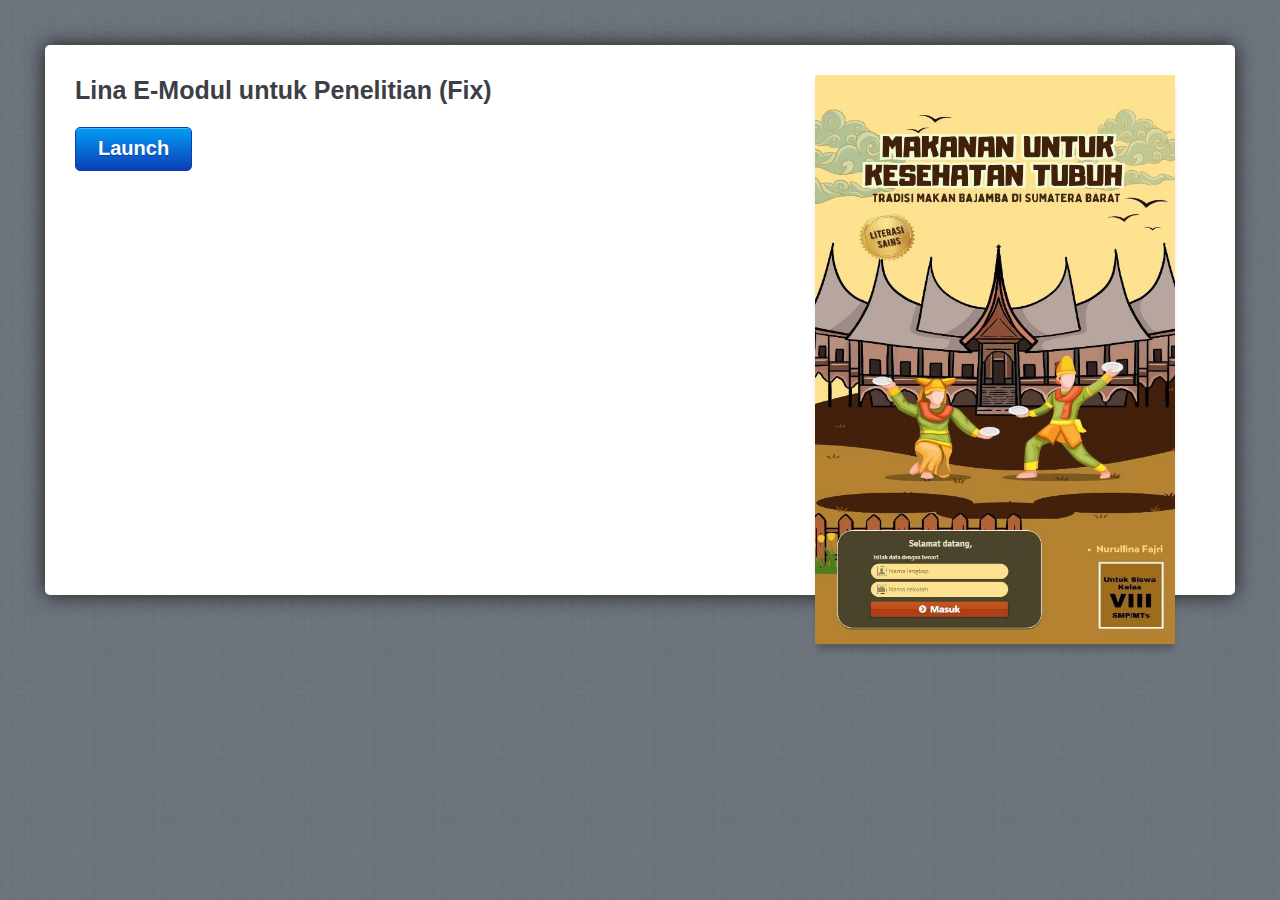
<file: amplaunch.html>
<!DOCTYPE html PUBLIC "-//W3C//DTD XHTML 1.0 Transitional//EN" "http://www.w3.org/TR/xhtml1/DTD/xhtml1-transitional.dtd">
<html xmlns="http://www.w3.org/1999/xhtml" xml:lang="en" lang="en">
<head>
	<title>Lina E-Modul untuk Penelitian (Fix)</title>
	
	 <script>
		var g_strLink;
	
		function buildLaunchLink()
		{
			var g_strProjectId = "5Ur55AehUow";
			var strHash = document.location.hash;
			document.location.hash = "";

			var strPath = window.location.protocol + "//" + window.location.host;
			var arrPath = window.location.pathname.split("/");

			arrPath.length = arrPath.length - 1;
			strPath += arrPath.join("/");
			strPath = strPath.replace(/ /g, "%20");

			g_strLink = "path=" + strPath;
			g_strLink += "&projectid=" + g_strProjectId;
			
			var strQuery = strHash.substr(1);
			g_strLink += "&" + decodeURIComponent(strQuery);
			g_strLink = escape(g_strLink);
		}
		
		function isAndroid()
		{
			return (navigator.userAgent.indexOf("Android") > -1);
		}
		
		function isIOS()
		{
			return (navigator.userAgent.indexOf("AppleWebKit/") > -1 && navigator.userAgent.indexOf("Mobile/") > -1);
		}

		function UpdateLaunchUrl()
		{
			var strLink = (isAndroid()) ? "intent://?" + g_strLink + "#Intent;scheme=artmobileplayer;package=air.com.articulate.articulatemobileplayer;end" :
										 "artmobileplayer://?" + g_strLink;
										
			var linkTarget = document.getElementById('launch');
			linkTarget.href = strLink;
			
			if (isAndroid())
			{
				window.location = strLink;
			}
		}
		
		function writeMeta()
		{
			var meta = document.createElement('meta');
			meta.name = "apple-itunes-app";
			meta.content = "app-id=505546381, app-argument=artmobileplayer://?" + g_strLink;
			document.getElementsByTagName('head')[0].appendChild(meta);
		}
		
		buildLaunchLink();
		writeMeta();

	 </script>

	<!-- META -->
	<meta http-equiv="content-type" content="text/html; charset=utf-8">
	<meta name="viewport" content="width=device-width, initial-scale=1.0, maximum-scale=1.0, user-scalable=0">

	<style>
		html,body,div,h1,p,a{margin:0;padding:0;border:0;font-weight:inherit;font-style:inherit;font-size:100%;font-family:inherit;vertical-align:baseline}
		a img{border:0; width: 290px}
		body{font-family:Helvetica,Arial,Verdana,sans-serif;line-height:1.5;color:#434750;background:#737d85;position:relative;font-size:75%}
		h1{font-size:3em;line-height:1;margin-bottom:.5em;font-weight:400;color:#434750}
		a,a:focus,a:hover{color:#434750;text-decoration:none;outline:0}
		.button{float:left;font-size:14px;font-weight:700;color:#fff;text-shadow:0 -1px 0 rgba(0,0,0,.75);padding:5px 22px 0;height:25px;border:1px solid #010101;-webkit-box-shadow:0 1px 0 rgba(255,255,255,.12),inset 0 1px 0 rgba(255,255,255,.25);-webkit-border-radius:5px;background:-webkit-gradient(linear,left top,left bottom,from(#5d636b),to(#25272a),color-stop(.5,#494e54),color-stop(.51,#35393d))}
		body.launch{background:url(mobile/linen_background.jpg) repeat}
		div.container{background:#fff;height:490px;margin:45px;padding:30px;-webkit-border-radius:5px;-webkit-box-shadow:0 0 20px rgba(0,0,0,.75)}
		div.screenshot{float:right;width:390px;padding-left:20px;padding-bottom:10px}
		div.screenshot img{-webkit-box-shadow:0 8px 6px -2px rgba(0,0,0,.2); width: 360px;}
		div.container div.launch_meta{float:left;width:450px}
		div.container h1{color:#3c4046;font-weight:700;font-size:25px;line-height:1.2em;font-family:'Helvetica Neue',Helvetica,Arial}
		div.container p{font-size:16px;line-height:1.4em;font-family:'Helvetica Neue',Helvetica,Arial;margin:0 0 1.4em}
		div.container a.button{font-size:20px;color:#fff;background:#0272ed;text-shadow:0 1px 0 rgba(11,62,180,1);padding:5px 22px 12px;border:1px solid #0b3eb4;-webkit-box-shadow:0 1px 0 rgba(255,255,255,.12),inset 0 1px 0 rgba(255,255,255,.25);-webkit-border-radius:5px;background:-webkit-gradient(linear,left top,left bottom,from(#039ef4),to(#0b3eb4))}
		div.mobile_app{background:url(mobile/mobile_icon.png) no-repeat;padding-left:148px;padding-top:20px}
		div.mobile_app h1{margin:0;line-height:1.4em}
		div.mobile_app a{color:#027fef;text-decoration:underline}
		div.container a.app_store{width:172px;height:54px;text-indent:-9000px;display:block;background:url(mobile/app_store.png)}
		@media only screen and (max-device-width:1024px) and (orientation:portrait){
			div.container{height:750px}
			div.screenshot{width:290px}
			div.screenshot img{width:290px}
			div.container div.launch_meta{float:left;width:300px}
			div.mobile_app h1{font-size:24px}
		}
		a.install { display:inline-block; overflow:hidden; background:url(http://linkmaker.itunes.apple.com/images/badges/en-us/badge_appstore-lrg.svg) no-repeat; width:165px; height:40px; position: relative; bottom: 120px; float:right; padding-right:50px;}

	</style>
</head>
	
<body class="launch" onload="UpdateLaunchUrl()">

	<div class="wrap">
	
		<div class="container">
			<div class="launch_meta">
				<h1>Lina E-Modul untuk Penelitian (Fix)</h1>
				<p></p>
				<a id="launch" href="#" class="button" target="_top">Launch</a>
			</div>
			<div class="screenshot">
				<img src="story_content/thumbnail.jpg"  />
			</div>
		</div>
		<script>
			if (isIOS())
			{
				document.write("<a class='install' href='https://geo.itunes.apple.com/us/app/articulate-mobile-player/id505546381?mt=8' ></a>");
			}
		</script>
	</div>
</body>

</html>
</file>
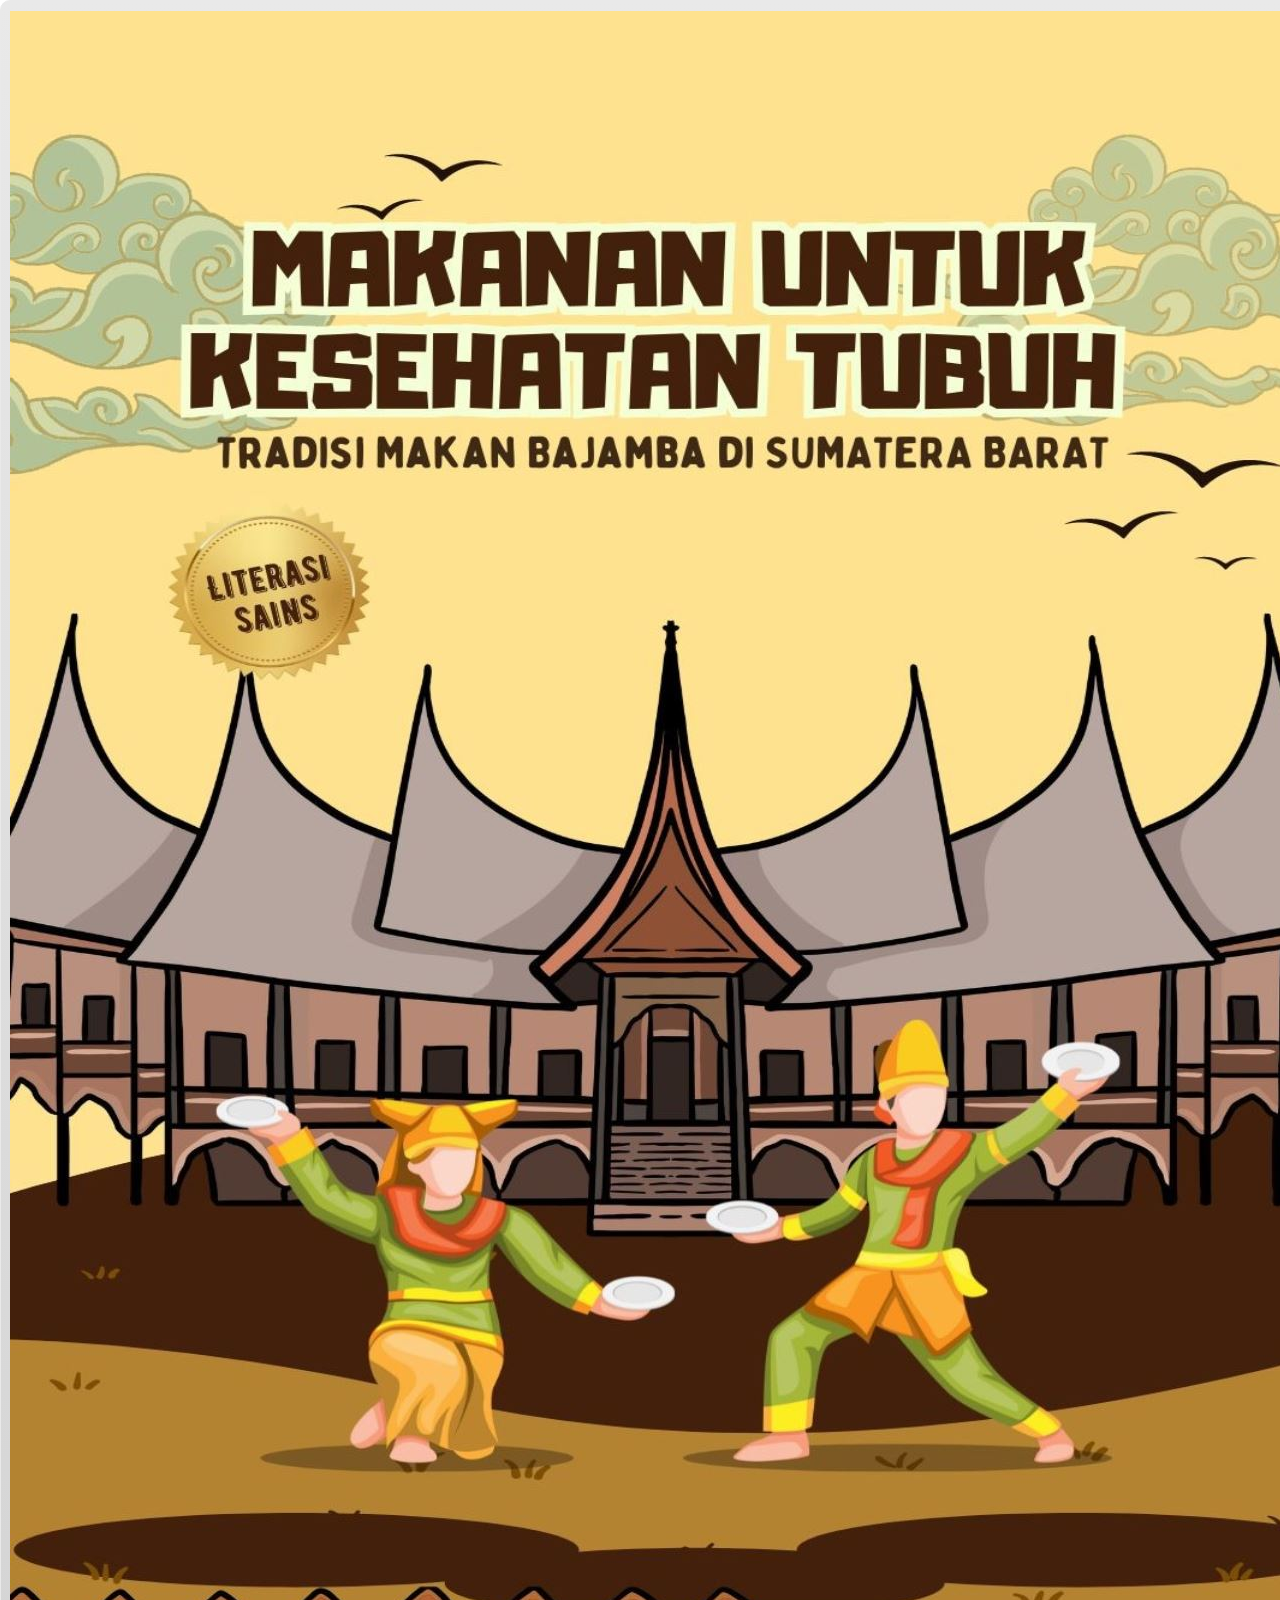
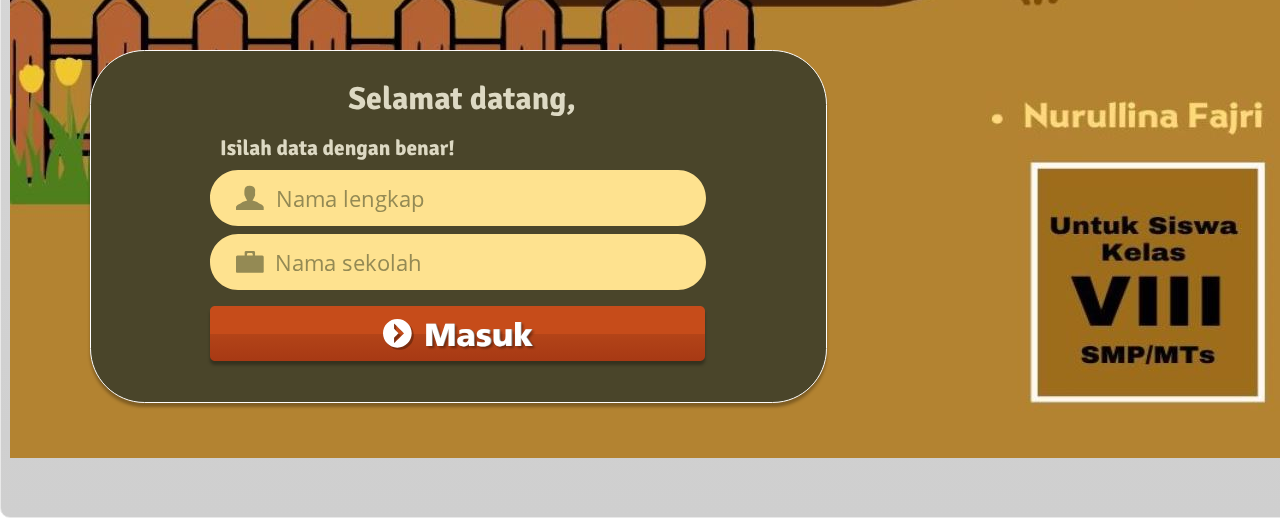
<file: story_html5.html>
<!DOCTYPE html>
<html lang="en-US">
<head>
  <meta charset="utf-8">
  <!-- Created using Storyline 3 - http://www.articulate.com  -->
  <!-- version: 3.11.23355.0 -->
  <title>E-Modul Pembelajaran IPA SMP/MTs</title>
  <meta http-equiv="x-ua-compatible" content="IE=edge" />
  <meta name="viewport" content="width=device-width, initial-scale=1.0, user-scalable=no, shrink-to-fit=no, minimal-ui" />
  <meta name="apple-mobile-web-app-capable" content="yes" />
  <style>
    html, body { height: 100%; padding: 0; margin: 0 }
    #app { height: 100%; width: 100%; }
  </style>
  
  <script>window.THREE = { };</script>
</head>
<body style="background: #FFFFFF" class="cs-HTML theme-classic">
  <!-- 360 -->
  <script>!function(e){function n(e,i){return e.test(i)}function i(e){var i=e||navigator.userAgent,o=i.split("[FBAN");if(void 0!==o[1]&&(i=o[0]),this.apple={phone:n(t,i),ipod:n(d,i),tablet:!n(t,i)&&n(s,i),device:n(t,i)||n(d,i)||n(s,i)},this.amazon={phone:n(h,i),tablet:!n(h,i)&&n(a,i),device:n(h,i)||n(a,i)},this.android={phone:n(h,i)||n(b,i),tablet:!n(h,i)&&!n(b,i)&&(n(a,i)||n(r,i)),device:n(h,i)||n(a,i)||n(b,i)||n(r,i)},this.windows={phone:n(l,i),tablet:n(p,i),device:n(l,i)||n(p,i)},this.other={blackberry:n(f,i),blackberry10:n(u,i),opera:n(c,i),firefox:n(A,i),chrome:n(w,i),device:n(f,i)||n(u,i)||n(c,i)||n(A,i)||n(w,i)},this.seven_inch=n(v,i),this.any=this.apple.device||this.android.device||this.windows.device||this.other.device||this.seven_inch,this.phone=this.apple.phone||this.android.phone||this.windows.phone,this.tablet=this.apple.tablet||this.android.tablet||this.windows.tablet,"undefined"==typeof window)return this}function o(){var e=new i;return e.Class=i,e}var t=/iPhone/i,d=/iPod/i,s=/iPad/i,b=/(?=.*\bAndroid\b)(?=.*\bMobile\b)/i,r=/Android/i,h=/(?=.*\bAndroid\b)(?=.*\bSD4930UR\b)/i,a=/(?=.*\bAndroid\b)(?=.*\b(?:KFOT|KFTT|KFJWI|KFJWA|KFSOWI|KFTHWI|KFTHWA|KFAPWI|KFAPWA|KFARWI|KFASWI|KFSAWI|KFSAWA)\b)/i,l=/IEMobile/i,p=/(?=.*\bWindows\b)(?=.*\bARM\b)/i,f=/BlackBerry/i,u=/BB10/i,c=/Opera Mini/i,w=/(CriOS|Chrome)(?=.*\bMobile\b)/i,A=/(?=.*\bFirefox\b)(?=.*\bMobile\b)/i,v=new RegExp("(?:Nexus 7|BNTV250|Kindle Fire|Silk|GT-P1000)","i");"undefined"!=typeof module&&module.exports&&"undefined"==typeof window?module.exports=i:"undefined"!=typeof module&&module.exports&&"undefined"!=typeof window?module.exports=o():"function"==typeof define&&define.amd?define("isMobile",[],e.isMobile=o()):e.isMobile=o()}(this);
    window.isMobile.apple.tablet = window.isMobile.apple.tablet ||
      (navigator.platform === 'MacIntel' && navigator.maxTouchPoints > 1);
    window.isMobile.apple.device = window.isMobile.apple.device || window.isMobile.apple.tablet;
    window.isMobile.tablet = window.isMobile.tablet || window.isMobile.apple.tablet;
    window.isMobile.any = window.isMobile.any || window.isMobile.apple.tablet;
  </script>

  <div id="focus-sink" aria-hidden="true" tabIndex="-1"></div>

  <div id="preso"></div>
  <script>
    window.DS = {};
    window.globals = {
      DATA_PATH_BASE: '',
      HAS_FRAME: true,
      HAS_SLIDE: true,

      lmsPresent: false,
      tinCanPresent: false,
      cmi5Present: false,
      aoSupport: false,
      scale: 'noscale',
      captureRc: false,
      browserSize: 'optimal',
      bgColor: '#FFFFFF',
      features: '',
      themeName: 'classic',
      preloaderColor: '#FFFFFF',
      suppressAnalytics: false,
      productChannel: 'perpetual',
      publishSource: 'storyline',
      aid: '',
      cid: '7bb7e04d-e405-4165-a01e-fcc288f061dd',
      playerVersion: '3.11.23355.0',
      maxIosVideoElements: 5,

      
      parseParams: function(qs) {
        if (window.globals.parsedParams != null) {
          return window.globals.parsedParams;
        }
        qs = (qs || window.location.search.substr(1)).split('+').join(' ');
        var params = {},
            tokens,
            re = /[?&]?([^=]+)=([^&]*)/g;

        while (tokens = re.exec(qs)) {
          params[decodeURIComponent(tokens[1]).trim()] =
            decodeURIComponent(tokens[2]).trim();
        }
        window.globals.parsedParams = params;
        return params;
      }

    };

    (function() {

      var classTypes = [ 'desktop', 'mobile', 'phone', 'tablet' ];

      var addDeviceClasses = function(prefix, testObj) {
        var curr, i;
        for (i = 0; i < classTypes.length; i++) {
          curr = classTypes[i];
          if (testObj[curr]) {
            document.body.classList.add(prefix + curr);
          }
        }
      };

      var params = window.globals.parseParams(),
          isDevicePreview = params.devicepreview === '1',
          isPhoneOverride = params.deviceType === 'phone' || (isDevicePreview && params.phone == '1'),
          isTabletOverride = (params.deviceType === 'tablet' || isDevicePreview) && !isPhoneOverride,
          isMobileOverride = isPhoneOverride || isTabletOverride;

      var deviceView = {
        desktop: !window.isMobile.any && !isMobileOverride,
        mobile: window.isMobile.any || isMobileOverride,
        phone: isPhoneOverride || (window.isMobile.phone && !isTabletOverride),
        tablet: isTabletOverride || window.isMobile.tablet
      };

      window.globals.deviceView = deviceView;
      window.isMobile.desktop = !window.isMobile.any;
      window.isMobile.mobile = window.isMobile.any;

      addDeviceClasses('view-', deviceView);

    })();
  </script>
  
  <script src='story_content/user.js' type=text/javascript></script>
  <div class="slide-loader"></div>

  <script type="text/javascript">
    if (window.globals.deviceView.isMobile) { var doc = document, loader = doc.body.querySelector('.slide-loader'); [ 1, 2, 3 ].forEach(function(n) { var d = doc.createElement('div'); d.style.backgroundColor = window.globals.preloaderColor; d.classList.add('mobile-loader-dot'); d.classList.add('dot' + n); loader.appendChild(d); }); }
  </script>

  <div class="mobile-load-title-overlay" style="display: none">
    <div class="mobile-load-title">E-Modul Pembelajaran IPA SMP/MTs</div>
  </div>

  <div class="mobile-chrome-warning"></div>

  <script>
    
    if (window.autoSpider && window.vInterfaceObject) {
      document.querySelector('.mobile-load-title-overlay').style.display = 'none';
    }
  </script>

  

  <link rel="stylesheet" href="html5/data/css/output.min.css" data-noprefix />
</body>
<script src="html5/lib/scripts/ds-bootstrap.min.js"></script>
</html>
</file>
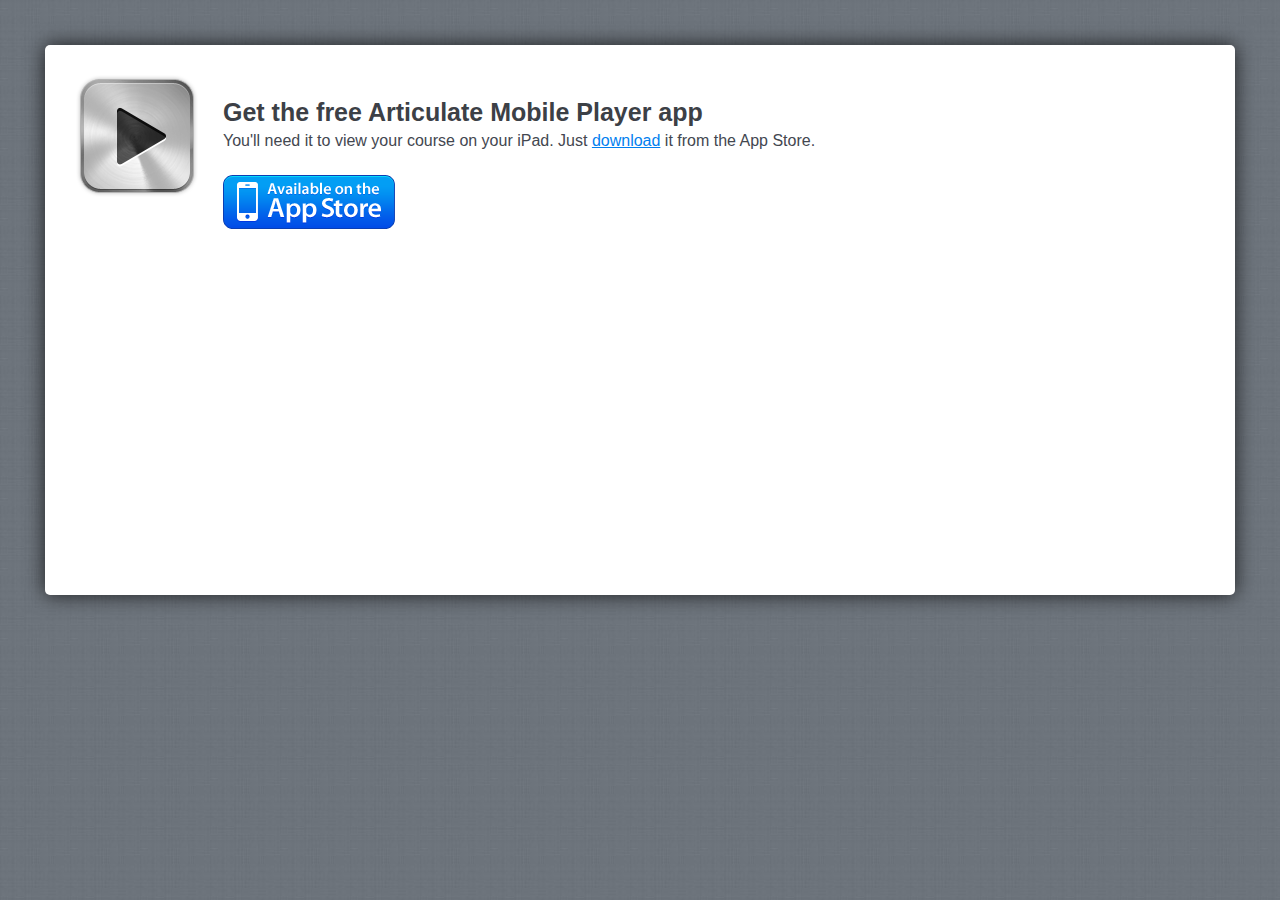
<file: mobile/mobileinstall.html>
<!DOCTYPE html PUBLIC "-//W3C//DTD XHTML 1.0 Transitional//EN" "http://www.w3.org/TR/xhtml1/DTD/xhtml1-transitional.dtd">
<html xmlns="http://www.w3.org/1999/xhtml" xml:lang="en" lang="en">
<head>
	<title>Lina E-Modul untuk Penelitian (Fix)</title>
			
	<!-- META -->
	<meta http-equiv="content-type" content="text/html; charset=utf-8">
	<meta name="viewport" content="width=device-width; initial-scale=1.0; maximum-scale=1.0; user-scalable=0;">

	<style>
		html,body,div,h1,p,a{margin:0;padding:0;border:0;font-weight:inherit;font-style:inherit;font-size:100%;font-family:inherit;vertical-align:baseline}
		a img{border:0; width 290}
		body{font-family:Helvetica,Arial,Verdana,sans-serif;line-height:1.5;color:#434750;background:#737d85;position:relative;font-size:75%}
		h1{font-size:3em;line-height:1;margin-bottom:.5em;font-weight:400;color:#434750}
		a,a:focus,a:hover{color:#434750;text-decoration:none;outline:0}
		.button{float:left;font-size:14px;font-weight:700;color:#fff;text-shadow:0 -1px 0 rgba(0,0,0,.75);padding:5px 22px 0;height:25px;border:1px solid #010101;-webkit-box-shadow:0 1px 0 rgba(255,255,255,.12),inset 0 1px 0 rgba(255,255,255,.25);-webkit-border-radius:5px;background:-webkit-gradient(linear,left top,left bottom,from(#5d636b),to(#25272a),color-stop(.5,#494e54),color-stop(.51,#35393d))}
		body.launch{background:url(linen_background.jpg) repeat}
		div.container{background:#fff;height:490px;margin:45px;padding:30px;-webkit-border-radius:5px;-webkit-box-shadow:0 0 20px rgba(0,0,0,.75)}
		div.screenshot{float:right;width:390px;padding-left:20px;padding-bottom:10px}
		div.screenshot img{-webkit-box-shadow:0 8px 6px -2px rgba(0,0,0,.2); width: 360px;}
		div.container div.launch_meta{float:left;width:450px}
		div.container h1{color:#3c4046;font-weight:700;font-size:25px;line-height:1.2em;font-family:'Helvetica Neue',Helvetica,Arial}
		div.container p{font-size:16px;line-height:1.4em;font-family:'Helvetica Neue',Helvetica,Arial;margin:0 0 1.4em}
		div.container a.button{font-size:20px;color:#fff;background:#0272ed;text-shadow:0 1px 0 rgba(11,62,180,1);padding:5px 22px 12px;border:1px solid #0b3eb4;-webkit-box-shadow:0 1px 0 rgba(255,255,255,.12),inset 0 1px 0 rgba(255,255,255,.25);-webkit-border-radius:5px;background:-webkit-gradient(linear,left top,left bottom,from(#039ef4),to(#0b3eb4))}
		div.mobile_app{padding-left:148px;padding-top:20px}
		div.mobile_app h1{margin:0;line-height:1.4em}
		div.mobile_app a{color:#027fef;text-decoration:underline}
		div.container a.app_store{width:172px;height:54px;text-indent:-9000px;display:block;background:url(app_store.png)}
		@media only screen and (max-device-width:1024px) and (orientation:portrait){
			div.container{height:750px}
			div.screenshot{width:290px}
			div.screenshot img{width:290px}
			div.container div.launch_meta{float:left;width:300px}
			div.mobile_app h1{font-size:24px}
		}

	</style>
	<script>
		var g_strHash = document.location.hash;
		document.location.hash = "";
		
		function InstallApp()
		{
			setTimeout(RedirectLaunchPage, 50);
			
			var strAppUrl = "itms-apps://itunes.apple.com/us/app/articulate-mobile-player/id505546381?ls=1&mt=8";
			
			document.location = strAppUrl;
			
			return false;
		}
		
		function RedirectLaunchPage()
		{
			document.location = "../amplaunch.html" + g_strHash;
		}
	</script>
	
</head>

<body class="launch">

	<div class="wrap">
		<div class="container">
			<a href="#" onclick="return InstallApp()"><img style="position:absolute;" src="mobile_icon.png"></img></a>
			<div class="mobile_app">
				<h1>Get the free Articulate Mobile Player app</h1>
				<p>You'll need it to view your course on your iPad. Just <a href="#" onclick="return InstallApp()" title="Download the Articulate Mobile Player app">download</a> it from the App Store.</p>
				<a href="#" onclick="return InstallApp()" class="app_store">Available on the App Store</a>
			</div>
		</div>
	</div>
</body>

</html>
</file>
